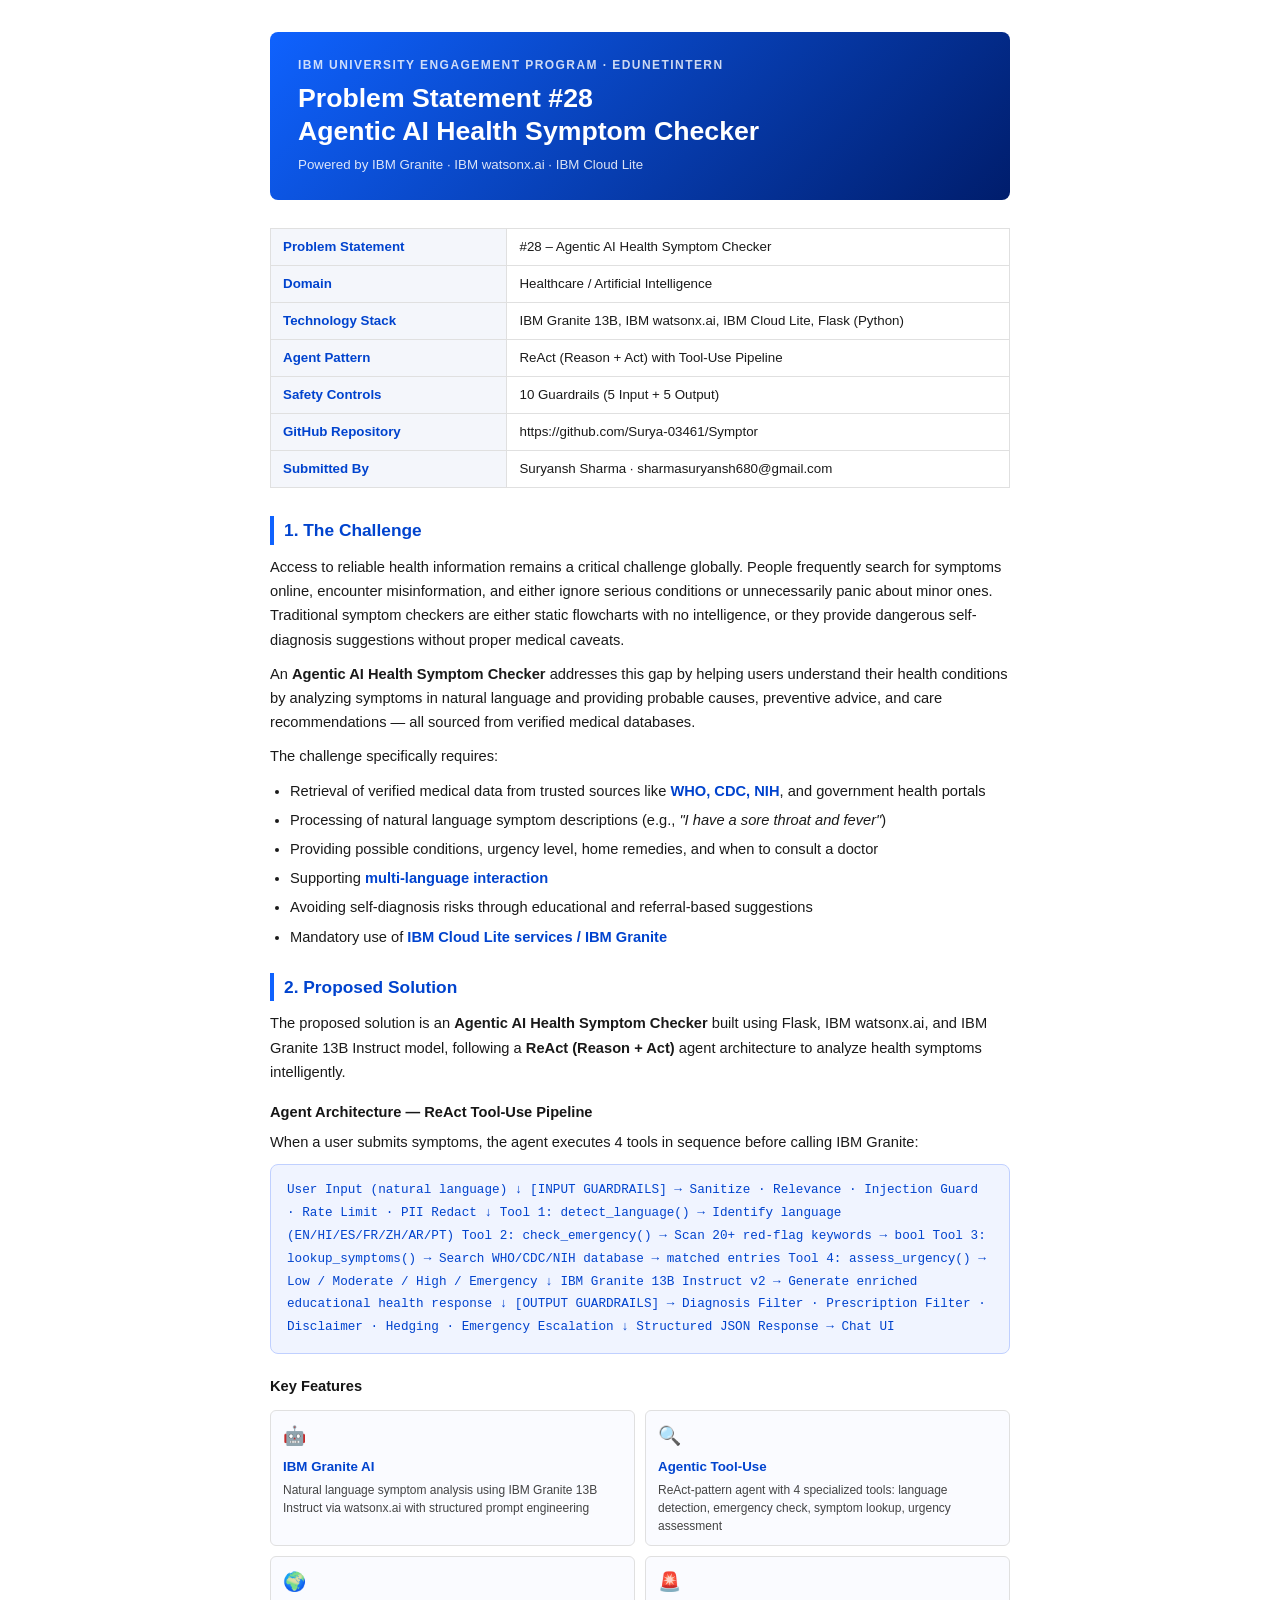
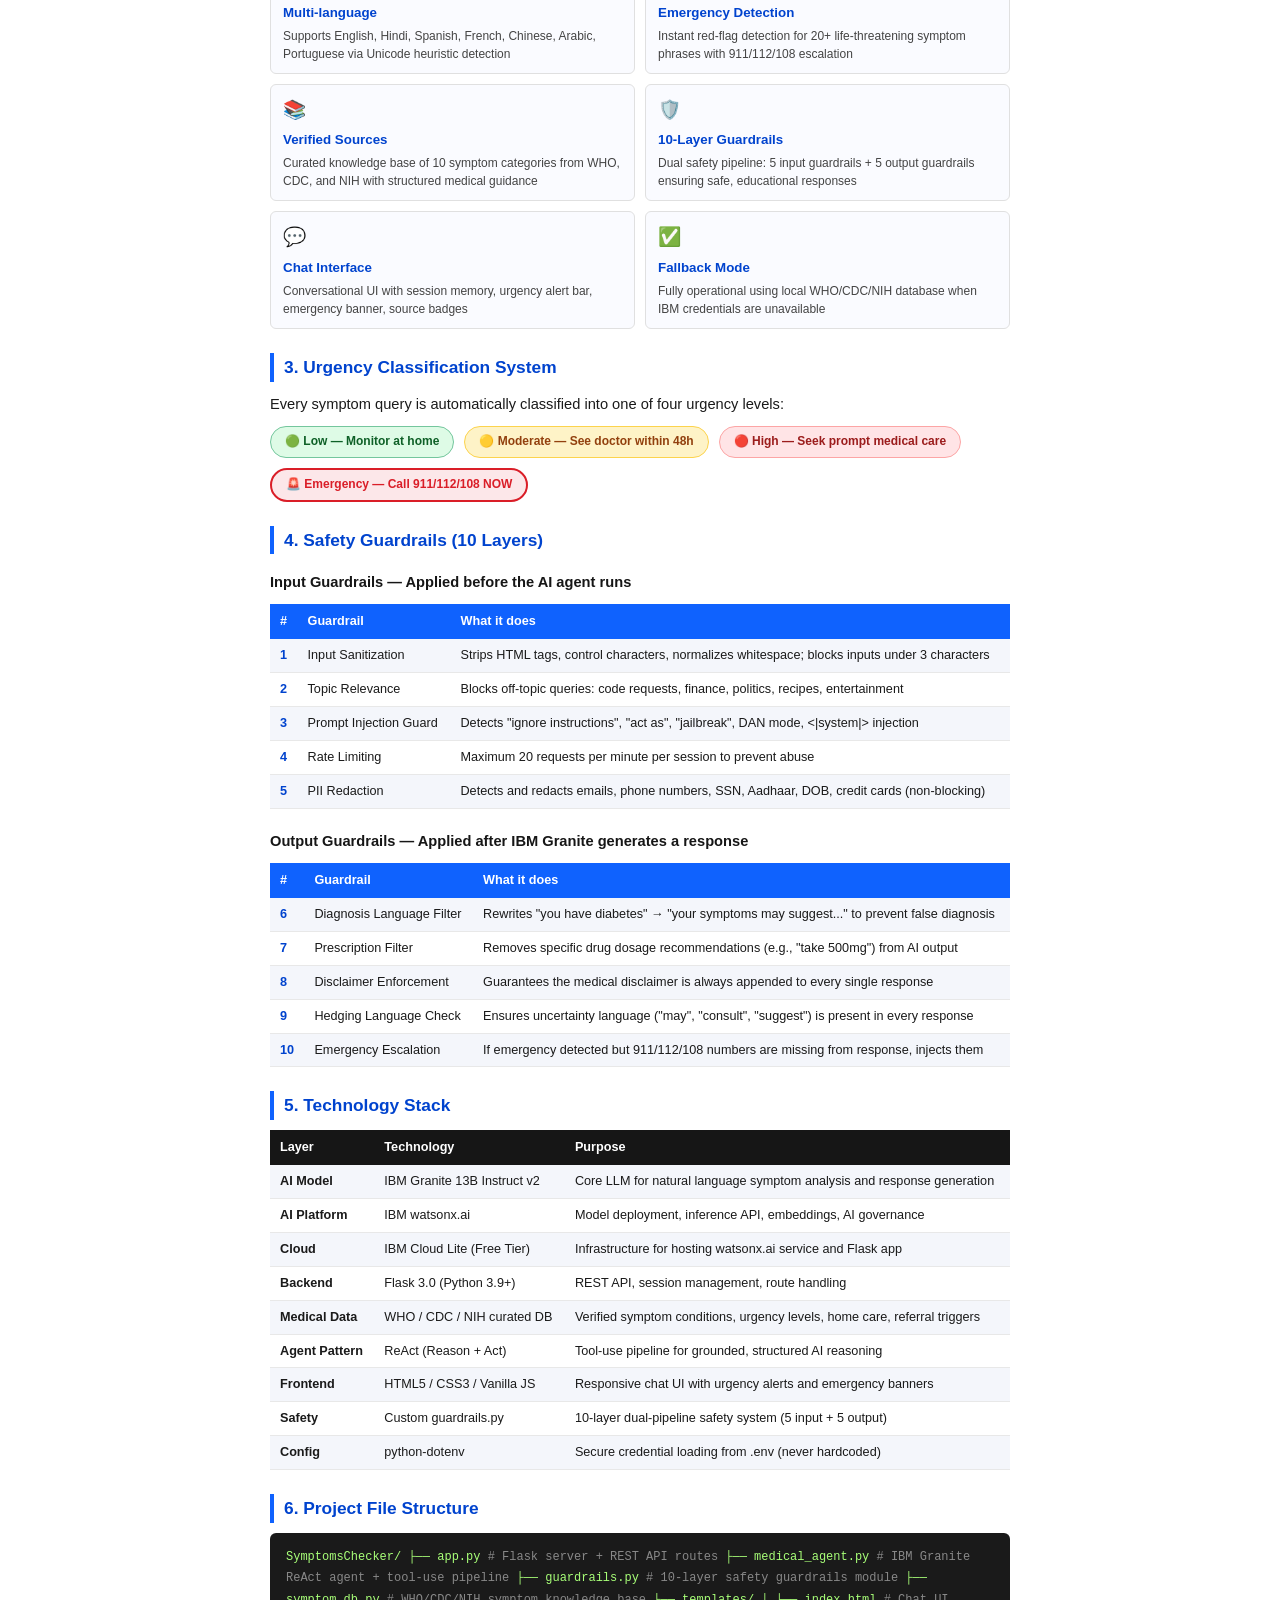
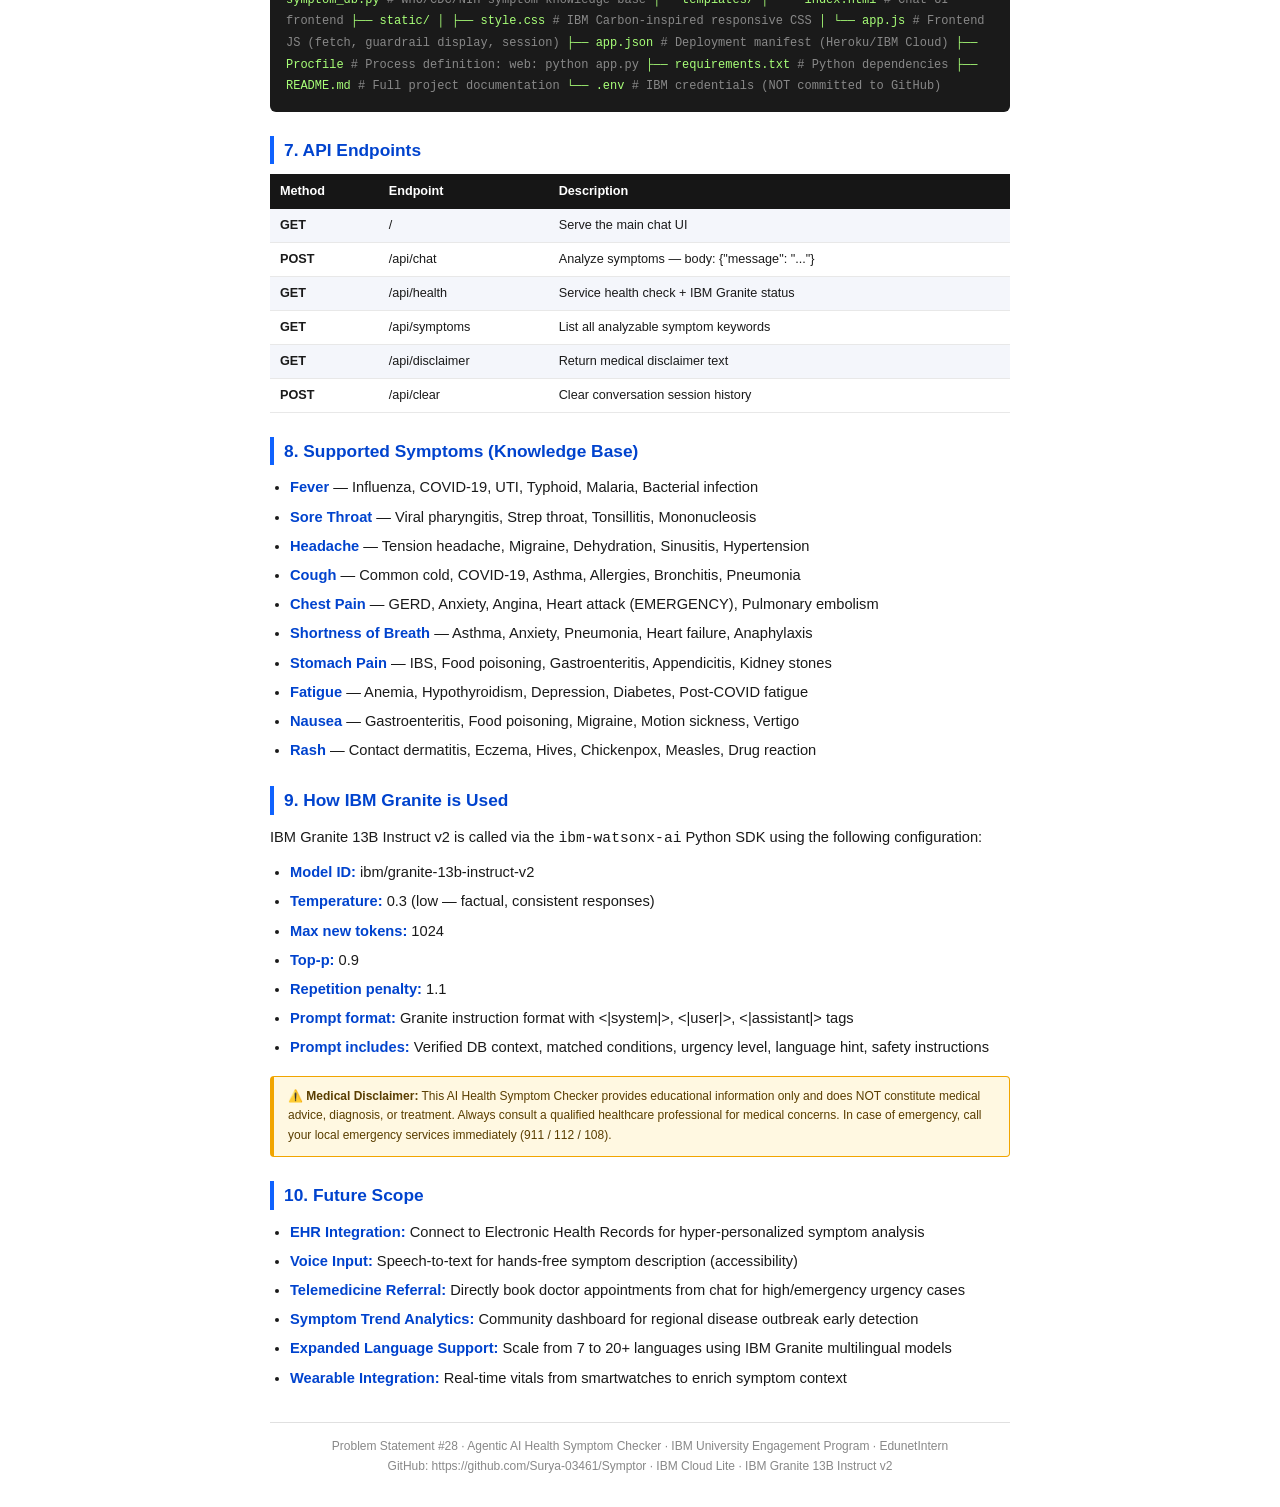
<file: ProblemStatement28.html>
<!DOCTYPE html>
<html lang="en">
<head>
<meta charset="UTF-8"/>
<meta name="viewport" content="width=device-width,initial-scale=1.0"/>
<title>Problem Statement #28 – Agentic AI Health Symptom Checker</title>
<style>
  @page { size: A4; margin: 2cm 2.2cm; }
  * { box-sizing: border-box; margin: 0; padding: 0; }
  body {
    font-family: 'Segoe UI', Arial, sans-serif;
    font-size: 11pt;
    color: #1a1a1a;
    line-height: 1.65;
    background: #fff;
    padding: 32px 40px;
    max-width: 820px;
    margin: 0 auto;
  }

  /* ── Header ── */
  .header {
    background: linear-gradient(135deg, #0f62fe 0%, #001d6c 100%);
    color: white;
    padding: 24px 28px;
    border-radius: 8px;
    margin-bottom: 28px;
  }
  .header .ibm-badge {
    font-size: 9pt;
    letter-spacing: .12em;
    font-weight: 600;
    opacity: .8;
    text-transform: uppercase;
    margin-bottom: 6px;
  }
  .header h1 {
    font-size: 20pt;
    font-weight: 700;
    line-height: 1.25;
    margin-bottom: 6px;
  }
  .header .subtitle {
    font-size: 10pt;
    opacity: .85;
  }

  /* ── Meta table ── */
  .meta-table {
    width: 100%;
    border-collapse: collapse;
    margin-bottom: 28px;
    font-size: 10pt;
  }
  .meta-table td {
    padding: 7px 12px;
    border: 1px solid #e0e0e0;
  }
  .meta-table td:first-child {
    font-weight: 700;
    background: #f4f6fb;
    width: 32%;
    color: #0043ce;
  }

  /* ── Sections ── */
  h2 {
    font-size: 13pt;
    font-weight: 700;
    color: #0043ce;
    border-left: 4px solid #0f62fe;
    padding-left: 10px;
    margin: 24px 0 10px;
  }
  h3 {
    font-size: 11pt;
    font-weight: 700;
    color: #161616;
    margin: 16px 0 6px;
  }
  p { margin-bottom: 10px; }

  /* ── Bullet lists ── */
  ul {
    margin: 6px 0 12px 20px;
  }
  ul li { margin-bottom: 5px; }
  ul li strong { color: #0043ce; }

  /* ── Feature cards ── */
  .feature-grid {
    display: grid;
    grid-template-columns: 1fr 1fr;
    gap: 10px;
    margin: 12px 0 20px;
  }
  .feature-card {
    border: 1px solid #e0e0e0;
    border-radius: 6px;
    padding: 10px 12px;
    background: #fafbff;
  }
  .feature-card .icon { font-size: 14pt; margin-bottom: 4px; }
  .feature-card .title { font-weight: 700; font-size: 10pt; color: #0043ce; margin-bottom: 3px; }
  .feature-card .desc  { font-size: 9pt; color: #444; line-height: 1.5; }

  /* ── Guardrails table ── */
  table.grails {
    width: 100%;
    border-collapse: collapse;
    font-size: 9.5pt;
    margin: 10px 0 20px;
  }
  table.grails th {
    background: #0f62fe;
    color: white;
    padding: 7px 10px;
    text-align: left;
    font-weight: 600;
  }
  table.grails td {
    padding: 6px 10px;
    border-bottom: 1px solid #e8e8e8;
  }
  table.grails tr:nth-child(even) td { background: #f4f6fb; }
  table.grails td:first-child { font-weight: 600; color: #0043ce; }

  /* ── Tech stack table ── */
  table.tech {
    width: 100%;
    border-collapse: collapse;
    font-size: 9.5pt;
    margin: 10px 0 20px;
  }
  table.tech th {
    background: #161616;
    color: white;
    padding: 7px 10px;
    text-align: left;
  }
  table.tech td {
    padding: 6px 10px;
    border-bottom: 1px solid #e8e8e8;
  }
  table.tech tr:nth-child(even) td { background: #f4f6fb; }
  table.tech td:first-child { font-weight: 600; }

  /* ── Flow diagram (text-based) ── */
  .flow-box {
    background: #f0f4ff;
    border: 1px solid #c0d0ff;
    border-radius: 8px;
    padding: 14px 16px;
    font-size: 9.5pt;
    margin: 10px 0 20px;
    font-family: 'Consolas', 'Courier New', monospace;
    line-height: 1.8;
    color: #0043ce;
  }

  /* ── Disclaimer ── */
  .disclaimer {
    background: #fff8e1;
    border: 1px solid #f1a500;
    border-left: 4px solid #f1a500;
    padding: 10px 14px;
    border-radius: 4px;
    font-size: 9pt;
    color: #5a3e00;
    margin: 16px 0;
  }

  /* ── File structure ── */
  .file-tree {
    background: #1a1a1a;
    color: #a8ff78;
    padding: 14px 16px;
    border-radius: 6px;
    font-family: 'Consolas', 'Courier New', monospace;
    font-size: 9pt;
    line-height: 1.8;
    margin: 10px 0 20px;
  }
  .file-tree .dim { color: #888; }

  /* ── Urgency badges ── */
  .urgency-row { display: flex; gap: 10px; margin: 10px 0 16px; flex-wrap: wrap; }
  .urgency-badge {
    padding: 5px 14px;
    border-radius: 20px;
    font-size: 9pt;
    font-weight: 600;
  }
  .u-low      { background: #defbe6; color: #0e6027; border: 1px solid #74c69d; }
  .u-moderate { background: #fef3c7; color: #92400e; border: 1px solid #fcd34d; }
  .u-high     { background: #ffe4e6; color: #9b1c1c; border: 1px solid #fca5a5; }
  .u-emerg    { background: #fce7e9; color: #da1e28; border: 2px solid #da1e28; }

  /* ── Footer ── */
  .footer {
    margin-top: 32px;
    padding-top: 14px;
    border-top: 1px solid #e0e0e0;
    font-size: 9pt;
    color: #888;
    text-align: center;
  }

  /* ── Page break hints ── */
  .page-break { page-break-before: always; }
</style>
</head>
<body>

<!-- ══ HEADER ══════════════════════════════════════ -->
<div class="header">
  <div class="ibm-badge">IBM University Engagement Program · EdunetIntern</div>
  <h1>Problem Statement #28<br/>Agentic AI Health Symptom Checker</h1>
  <div class="subtitle">Powered by IBM Granite · IBM watsonx.ai · IBM Cloud Lite</div>
</div>

<!-- ══ META ════════════════════════════════════════ -->
<table class="meta-table">
  <tr><td>Problem Statement</td><td>#28 – Agentic AI Health Symptom Checker</td></tr>
  <tr><td>Domain</td><td>Healthcare / Artificial Intelligence</td></tr>
  <tr><td>Technology Stack</td><td>IBM Granite 13B, IBM watsonx.ai, IBM Cloud Lite, Flask (Python)</td></tr>
  <tr><td>Agent Pattern</td><td>ReAct (Reason + Act) with Tool-Use Pipeline</td></tr>
  <tr><td>Safety Controls</td><td>10 Guardrails (5 Input + 5 Output)</td></tr>
  <tr><td>GitHub Repository</td><td>https://github.com/Surya-03461/Symptor</td></tr>
  <tr><td>Submitted By</td><td>Suryansh Sharma · sharmasuryansh680@gmail.com</td></tr>
</table>

<!-- ══ SECTION 1: THE CHALLENGE ════════════════════ -->
<h2>1. The Challenge</h2>
<p>
  Access to reliable health information remains a critical challenge globally. People frequently search for symptoms online, encounter misinformation, and either ignore serious conditions or unnecessarily panic about minor ones. Traditional symptom checkers are either static flowcharts with no intelligence, or they provide dangerous self-diagnosis suggestions without proper medical caveats.
</p>
<p>
  An <strong>Agentic AI Health Symptom Checker</strong> addresses this gap by helping users understand their health conditions by analyzing symptoms in natural language and providing probable causes, preventive advice, and care recommendations — all sourced from verified medical databases.
</p>
<p>
  The challenge specifically requires:
</p>
<ul>
  <li>Retrieval of verified medical data from trusted sources like <strong>WHO, CDC, NIH</strong>, and government health portals</li>
  <li>Processing of natural language symptom descriptions (e.g., <em>"I have a sore throat and fever"</em>)</li>
  <li>Providing possible conditions, urgency level, home remedies, and when to consult a doctor</li>
  <li>Supporting <strong>multi-language interaction</strong></li>
  <li>Avoiding self-diagnosis risks through educational and referral-based suggestions</li>
  <li>Mandatory use of <strong>IBM Cloud Lite services / IBM Granite</strong></li>
</ul>

<!-- ══ SECTION 2: PROPOSED SOLUTION ════════════════ -->
<h2>2. Proposed Solution</h2>
<p>
  The proposed solution is an <strong>Agentic AI Health Symptom Checker</strong> built using Flask, IBM watsonx.ai, and IBM Granite 13B Instruct model, following a <strong>ReAct (Reason + Act)</strong> agent architecture to analyze health symptoms intelligently.
</p>

<h3>Agent Architecture — ReAct Tool-Use Pipeline</h3>
<p>When a user submits symptoms, the agent executes 4 tools in sequence before calling IBM Granite:</p>
<div class="flow-box">
User Input (natural language)
  ↓
[INPUT GUARDRAILS] → Sanitize · Relevance · Injection Guard · Rate Limit · PII Redact
  ↓
Tool 1: detect_language()      → Identify language (EN/HI/ES/FR/ZH/AR/PT)
Tool 2: check_emergency()      → Scan 20+ red-flag keywords → bool
Tool 3: lookup_symptoms()      → Search WHO/CDC/NIH database → matched entries
Tool 4: assess_urgency()       → Low / Moderate / High / Emergency
  ↓
IBM Granite 13B Instruct v2    → Generate enriched educational health response
  ↓
[OUTPUT GUARDRAILS] → Diagnosis Filter · Prescription Filter · Disclaimer · Hedging · Emergency Escalation
  ↓
Structured JSON Response → Chat UI
</div>

<h3>Key Features</h3>
<div class="feature-grid">
  <div class="feature-card">
    <div class="icon">🤖</div>
    <div class="title">IBM Granite AI</div>
    <div class="desc">Natural language symptom analysis using IBM Granite 13B Instruct via watsonx.ai with structured prompt engineering</div>
  </div>
  <div class="feature-card">
    <div class="icon">🔍</div>
    <div class="title">Agentic Tool-Use</div>
    <div class="desc">ReAct-pattern agent with 4 specialized tools: language detection, emergency check, symptom lookup, urgency assessment</div>
  </div>
  <div class="feature-card">
    <div class="icon">🌍</div>
    <div class="title">Multi-language</div>
    <div class="desc">Supports English, Hindi, Spanish, French, Chinese, Arabic, Portuguese via Unicode heuristic detection</div>
  </div>
  <div class="feature-card">
    <div class="icon">🚨</div>
    <div class="title">Emergency Detection</div>
    <div class="desc">Instant red-flag detection for 20+ life-threatening symptom phrases with 911/112/108 escalation</div>
  </div>
  <div class="feature-card">
    <div class="icon">📚</div>
    <div class="title">Verified Sources</div>
    <div class="desc">Curated knowledge base of 10 symptom categories from WHO, CDC, and NIH with structured medical guidance</div>
  </div>
  <div class="feature-card">
    <div class="icon">🛡️</div>
    <div class="title">10-Layer Guardrails</div>
    <div class="desc">Dual safety pipeline: 5 input guardrails + 5 output guardrails ensuring safe, educational responses</div>
  </div>
  <div class="feature-card">
    <div class="icon">💬</div>
    <div class="title">Chat Interface</div>
    <div class="desc">Conversational UI with session memory, urgency alert bar, emergency banner, source badges</div>
  </div>
  <div class="feature-card">
    <div class="icon">✅</div>
    <div class="title">Fallback Mode</div>
    <div class="desc">Fully operational using local WHO/CDC/NIH database when IBM credentials are unavailable</div>
  </div>
</div>

<!-- ══ SECTION 3: URGENCY SYSTEM ═══════════════════ -->
<h2>3. Urgency Classification System</h2>
<p>Every symptom query is automatically classified into one of four urgency levels:</p>
<div class="urgency-row">
  <span class="urgency-badge u-low">🟢 Low — Monitor at home</span>
  <span class="urgency-badge u-moderate">🟡 Moderate — See doctor within 48h</span>
  <span class="urgency-badge u-high">🔴 High — Seek prompt medical care</span>
  <span class="urgency-badge u-emerg">🚨 Emergency — Call 911/112/108 NOW</span>
</div>

<!-- ══ SECTION 4: GUARDRAILS ═══════════════════════ -->
<h2>4. Safety Guardrails (10 Layers)</h2>

<h3>Input Guardrails — Applied before the AI agent runs</h3>
<table class="grails">
  <tr><th>#</th><th>Guardrail</th><th>What it does</th></tr>
  <tr><td>1</td><td>Input Sanitization</td><td>Strips HTML tags, control characters, normalizes whitespace; blocks inputs under 3 characters</td></tr>
  <tr><td>2</td><td>Topic Relevance</td><td>Blocks off-topic queries: code requests, finance, politics, recipes, entertainment</td></tr>
  <tr><td>3</td><td>Prompt Injection Guard</td><td>Detects "ignore instructions", "act as", "jailbreak", DAN mode, &lt;|system|&gt; injection</td></tr>
  <tr><td>4</td><td>Rate Limiting</td><td>Maximum 20 requests per minute per session to prevent abuse</td></tr>
  <tr><td>5</td><td>PII Redaction</td><td>Detects and redacts emails, phone numbers, SSN, Aadhaar, DOB, credit cards (non-blocking)</td></tr>
</table>

<h3>Output Guardrails — Applied after IBM Granite generates a response</h3>
<table class="grails">
  <tr><th>#</th><th>Guardrail</th><th>What it does</th></tr>
  <tr><td>6</td><td>Diagnosis Language Filter</td><td>Rewrites "you have diabetes" → "your symptoms may suggest..." to prevent false diagnosis</td></tr>
  <tr><td>7</td><td>Prescription Filter</td><td>Removes specific drug dosage recommendations (e.g., "take 500mg") from AI output</td></tr>
  <tr><td>8</td><td>Disclaimer Enforcement</td><td>Guarantees the medical disclaimer is always appended to every single response</td></tr>
  <tr><td>9</td><td>Hedging Language Check</td><td>Ensures uncertainty language ("may", "consult", "suggest") is present in every response</td></tr>
  <tr><td>10</td><td>Emergency Escalation</td><td>If emergency detected but 911/112/108 numbers are missing from response, injects them</td></tr>
</table>

<!-- ══ SECTION 5: TECH STACK ══════════════════════ -->
<h2>5. Technology Stack</h2>
<table class="tech">
  <tr><th>Layer</th><th>Technology</th><th>Purpose</th></tr>
  <tr><td>AI Model</td><td>IBM Granite 13B Instruct v2</td><td>Core LLM for natural language symptom analysis and response generation</td></tr>
  <tr><td>AI Platform</td><td>IBM watsonx.ai</td><td>Model deployment, inference API, embeddings, AI governance</td></tr>
  <tr><td>Cloud</td><td>IBM Cloud Lite (Free Tier)</td><td>Infrastructure for hosting watsonx.ai service and Flask app</td></tr>
  <tr><td>Backend</td><td>Flask 3.0 (Python 3.9+)</td><td>REST API, session management, route handling</td></tr>
  <tr><td>Medical Data</td><td>WHO / CDC / NIH curated DB</td><td>Verified symptom conditions, urgency levels, home care, referral triggers</td></tr>
  <tr><td>Agent Pattern</td><td>ReAct (Reason + Act)</td><td>Tool-use pipeline for grounded, structured AI reasoning</td></tr>
  <tr><td>Frontend</td><td>HTML5 / CSS3 / Vanilla JS</td><td>Responsive chat UI with urgency alerts and emergency banners</td></tr>
  <tr><td>Safety</td><td>Custom guardrails.py</td><td>10-layer dual-pipeline safety system (5 input + 5 output)</td></tr>
  <tr><td>Config</td><td>python-dotenv</td><td>Secure credential loading from .env (never hardcoded)</td></tr>
</table>

<!-- ══ SECTION 6: FILE STRUCTURE ══════════════════ -->
<h2>6. Project File Structure</h2>
<div class="file-tree">
SymptomsChecker/
├── app.py               <span class="dim"># Flask server + REST API routes</span>
├── medical_agent.py     <span class="dim"># IBM Granite ReAct agent + tool-use pipeline</span>
├── guardrails.py        <span class="dim"># 10-layer safety guardrails module</span>
├── symptom_db.py        <span class="dim"># WHO/CDC/NIH symptom knowledge base</span>
├── templates/
│   └── index.html       <span class="dim"># Chat UI frontend</span>
├── static/
│   ├── style.css        <span class="dim"># IBM Carbon-inspired responsive CSS</span>
│   └── app.js           <span class="dim"># Frontend JS (fetch, guardrail display, session)</span>
├── app.json             <span class="dim"># Deployment manifest (Heroku/IBM Cloud)</span>
├── Procfile             <span class="dim"># Process definition: web: python app.py</span>
├── requirements.txt     <span class="dim"># Python dependencies</span>
├── README.md            <span class="dim"># Full project documentation</span>
└── .env                 <span class="dim"># IBM credentials (NOT committed to GitHub)</span>
</div>

<!-- ══ SECTION 7: API ENDPOINTS ═══════════════════ -->
<h2>7. API Endpoints</h2>
<table class="tech">
  <tr><th>Method</th><th>Endpoint</th><th>Description</th></tr>
  <tr><td>GET</td><td>/</td><td>Serve the main chat UI</td></tr>
  <tr><td>POST</td><td>/api/chat</td><td>Analyze symptoms — body: {"message": "..."}</td></tr>
  <tr><td>GET</td><td>/api/health</td><td>Service health check + IBM Granite status</td></tr>
  <tr><td>GET</td><td>/api/symptoms</td><td>List all analyzable symptom keywords</td></tr>
  <tr><td>GET</td><td>/api/disclaimer</td><td>Return medical disclaimer text</td></tr>
  <tr><td>POST</td><td>/api/clear</td><td>Clear conversation session history</td></tr>
</table>

<!-- ══ SECTION 8: SUPPORTED SYMPTOMS ════════════════ -->
<h2>8. Supported Symptoms (Knowledge Base)</h2>
<ul>
  <li><strong>Fever</strong> — Influenza, COVID-19, UTI, Typhoid, Malaria, Bacterial infection</li>
  <li><strong>Sore Throat</strong> — Viral pharyngitis, Strep throat, Tonsillitis, Mononucleosis</li>
  <li><strong>Headache</strong> — Tension headache, Migraine, Dehydration, Sinusitis, Hypertension</li>
  <li><strong>Cough</strong> — Common cold, COVID-19, Asthma, Allergies, Bronchitis, Pneumonia</li>
  <li><strong>Chest Pain</strong> — GERD, Anxiety, Angina, Heart attack (EMERGENCY), Pulmonary embolism</li>
  <li><strong>Shortness of Breath</strong> — Asthma, Anxiety, Pneumonia, Heart failure, Anaphylaxis</li>
  <li><strong>Stomach Pain</strong> — IBS, Food poisoning, Gastroenteritis, Appendicitis, Kidney stones</li>
  <li><strong>Fatigue</strong> — Anemia, Hypothyroidism, Depression, Diabetes, Post-COVID fatigue</li>
  <li><strong>Nausea</strong> — Gastroenteritis, Food poisoning, Migraine, Motion sickness, Vertigo</li>
  <li><strong>Rash</strong> — Contact dermatitis, Eczema, Hives, Chickenpox, Measles, Drug reaction</li>
</ul>

<!-- ══ SECTION 9: HOW IBM GRANITE IS USED ══════════ -->
<h2>9. How IBM Granite is Used</h2>
<p>IBM Granite 13B Instruct v2 is called via the <code>ibm-watsonx-ai</code> Python SDK using the following configuration:</p>
<ul>
  <li><strong>Model ID:</strong> ibm/granite-13b-instruct-v2</li>
  <li><strong>Temperature:</strong> 0.3 (low — factual, consistent responses)</li>
  <li><strong>Max new tokens:</strong> 1024</li>
  <li><strong>Top-p:</strong> 0.9</li>
  <li><strong>Repetition penalty:</strong> 1.1</li>
  <li><strong>Prompt format:</strong> Granite instruction format with &lt;|system|&gt;, &lt;|user|&gt;, &lt;|assistant|&gt; tags</li>
  <li><strong>Prompt includes:</strong> Verified DB context, matched conditions, urgency level, language hint, safety instructions</li>
</ul>

<!-- ══ DISCLAIMER ════════════════════════════════= -->
<div class="disclaimer">
  <strong>⚠️ Medical Disclaimer:</strong> This AI Health Symptom Checker provides educational information only and does NOT constitute medical advice, diagnosis, or treatment. Always consult a qualified healthcare professional for medical concerns. In case of emergency, call your local emergency services immediately (911 / 112 / 108).
</div>

<!-- ══ FUTURE SCOPE ══════════════════════════════= -->
<h2>10. Future Scope</h2>
<ul>
  <li><strong>EHR Integration:</strong> Connect to Electronic Health Records for hyper-personalized symptom analysis</li>
  <li><strong>Voice Input:</strong> Speech-to-text for hands-free symptom description (accessibility)</li>
  <li><strong>Telemedicine Referral:</strong> Directly book doctor appointments from chat for high/emergency urgency cases</li>
  <li><strong>Symptom Trend Analytics:</strong> Community dashboard for regional disease outbreak early detection</li>
  <li><strong>Expanded Language Support:</strong> Scale from 7 to 20+ languages using IBM Granite multilingual models</li>
  <li><strong>Wearable Integration:</strong> Real-time vitals from smartwatches to enrich symptom context</li>
</ul>

<!-- ══ FOOTER ════════════════════════════════════= -->
<div class="footer">
  Problem Statement #28 · Agentic AI Health Symptom Checker · IBM University Engagement Program · EdunetIntern<br/>
  GitHub: https://github.com/Surya-03461/Symptor · IBM Cloud Lite · IBM Granite 13B Instruct v2
</div>

</body>
</html>
</file>
